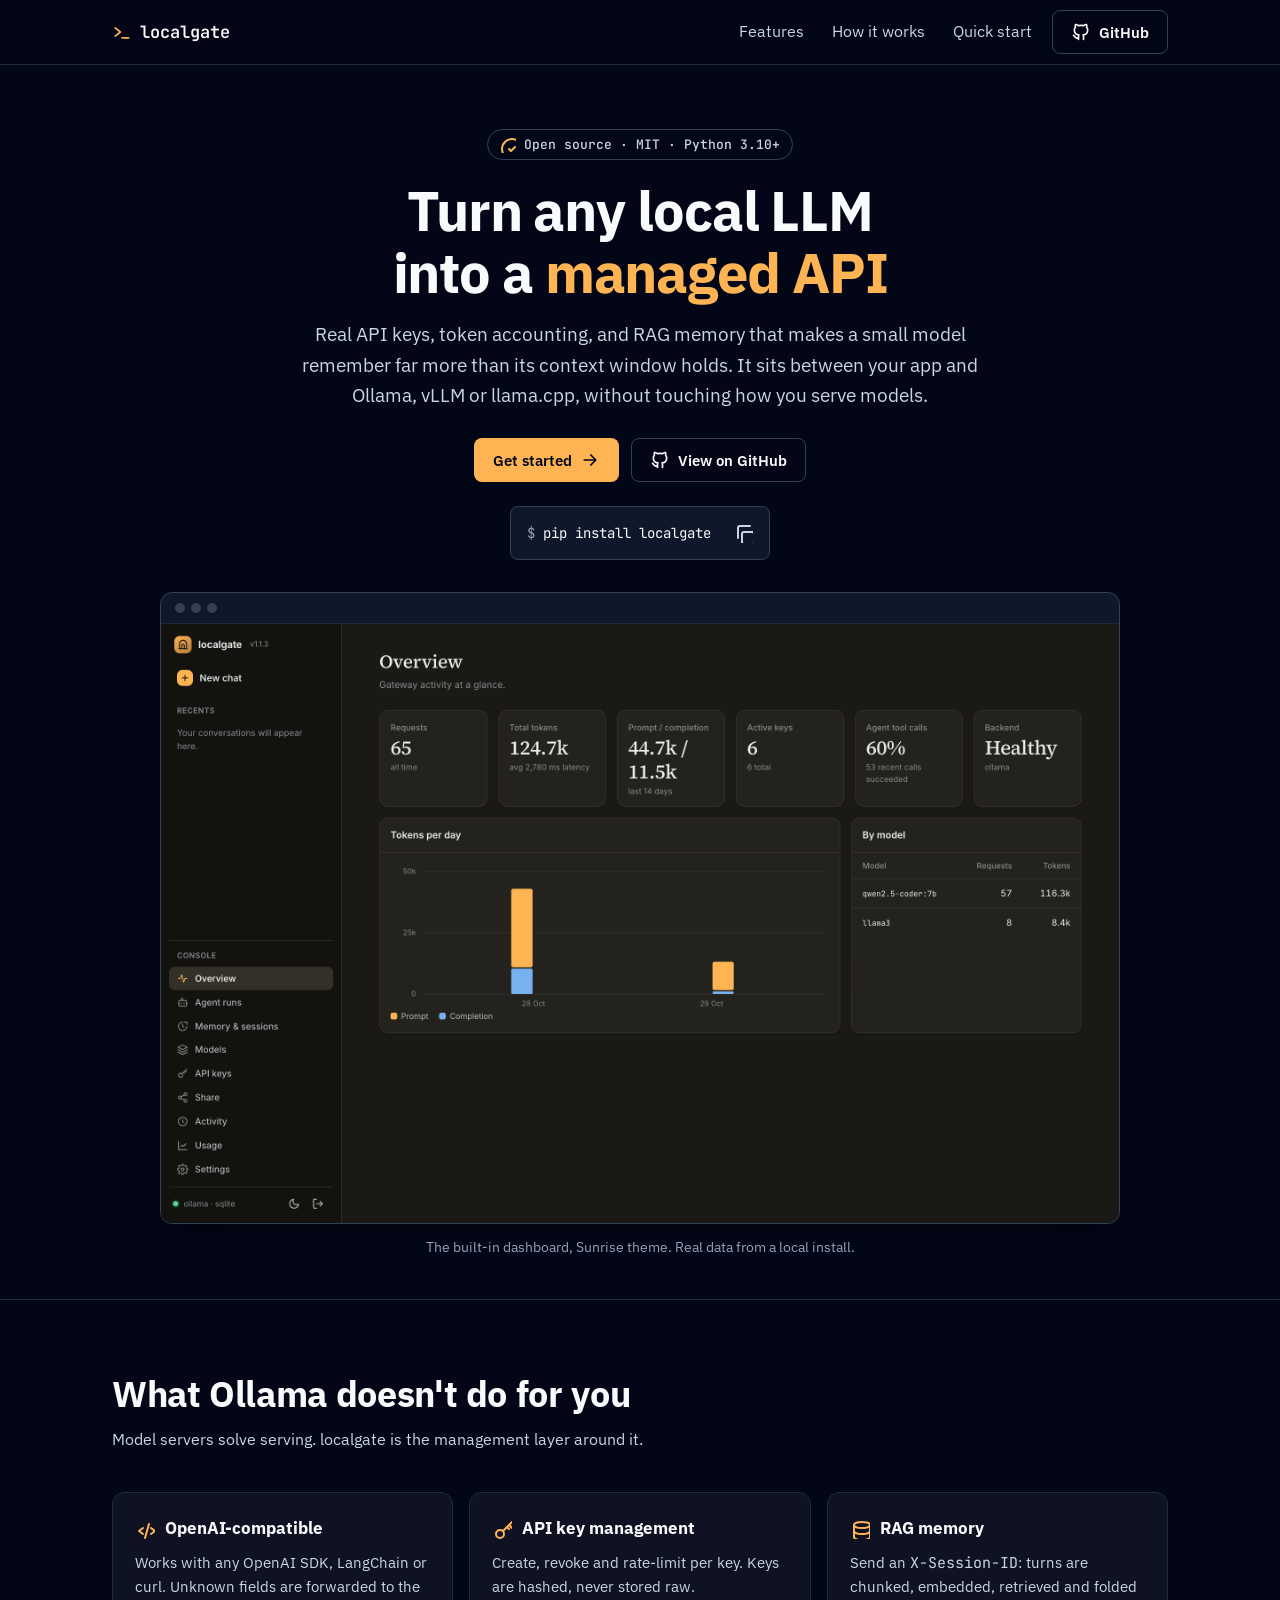
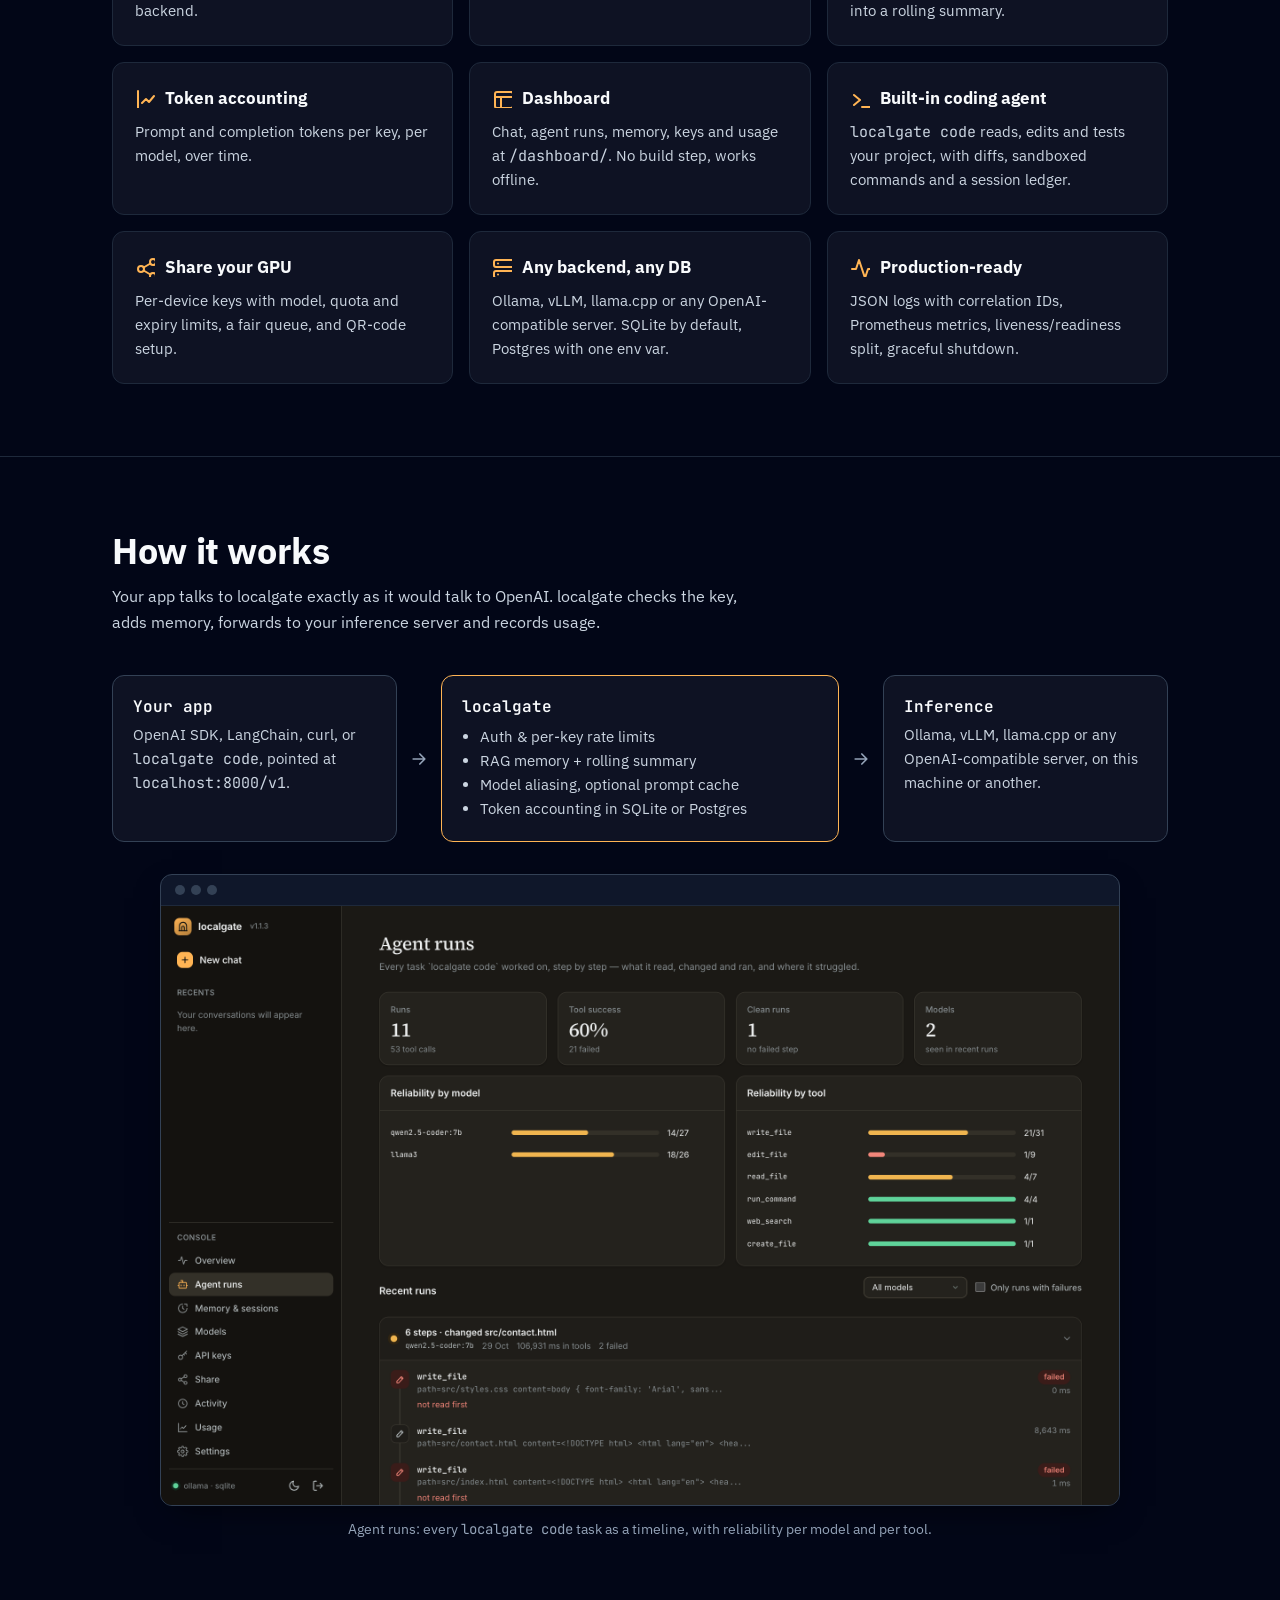
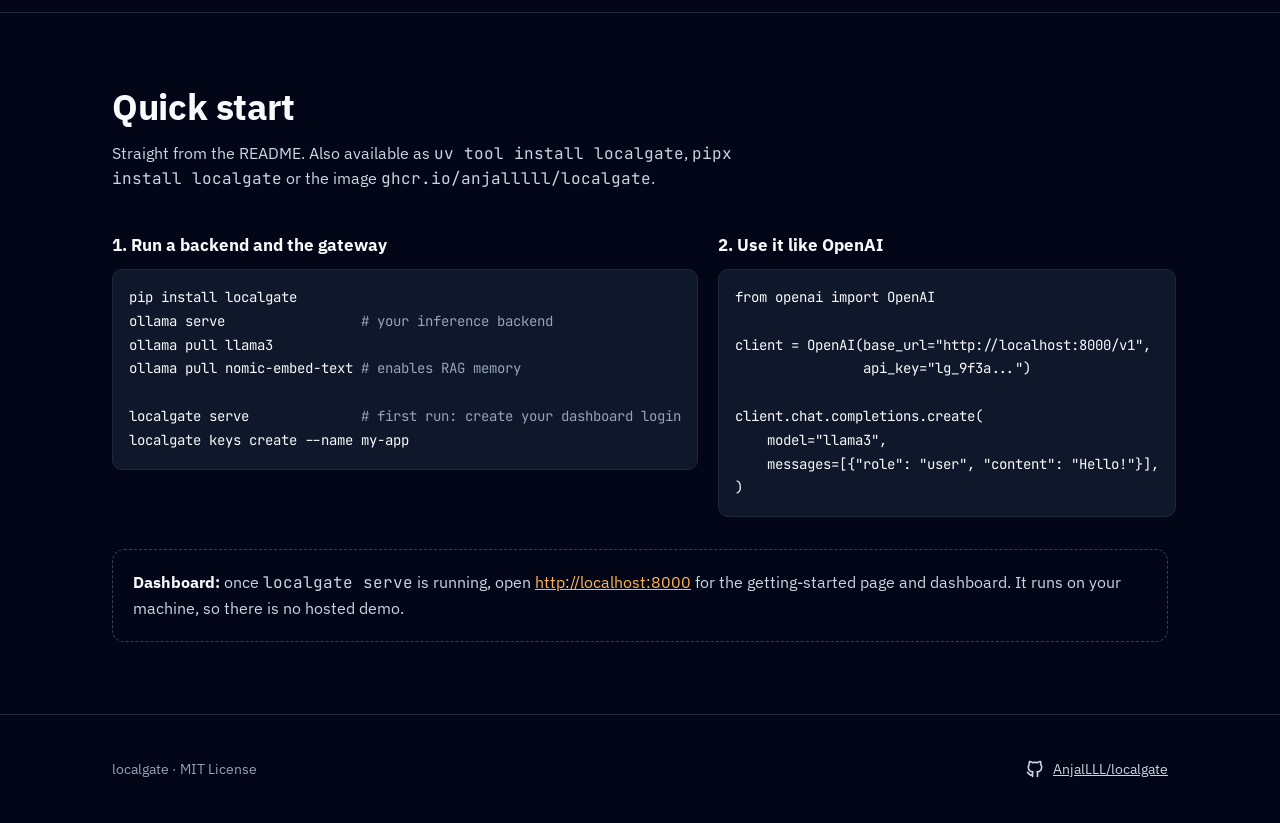
<file: landing/index.html>
<!DOCTYPE html>
<html lang="en">
<head>
<meta charset="utf-8">
<meta name="viewport" content="width=device-width, initial-scale=1">
<title>localgate — turn any local LLM into a managed API</title>
<meta name="description" content="Open-source, OpenAI-compatible gateway for local LLMs: API keys, token accounting, RAG memory past the context window, a dashboard and a built-in coding agent. MIT licensed.">
<link rel="canonical" href="https://localgate.ghimireanjal.com.np/">
<meta property="og:type" content="website">
<meta property="og:title" content="localgate — turn any local LLM into a managed API">
<meta property="og:description" content="API keys, token accounting and RAG memory for Ollama, vLLM, llama.cpp or any OpenAI-compatible server. Open source, MIT.">
<meta property="og:url" content="https://localgate.ghimireanjal.com.np/">
<meta property="og:image" content="https://localgate.ghimireanjal.com.np/img/overview.png">
<meta name="twitter:card" content="summary_large_image">
<meta name="theme-color" content="#020617">
<link rel="icon" href="data:image/svg+xml,%3Csvg xmlns='http://www.w3.org/2000/svg' viewBox='0 0 24 24' fill='none' stroke='%23FFB454' stroke-width='2.5' stroke-linecap='round' stroke-linejoin='round'%3E%3Cpath d='M4 17l6-5-6-5M12 19h8'/%3E%3C/svg%3E">
<link rel="preconnect" href="https://fonts.googleapis.com">
<link rel="preconnect" href="https://fonts.gstatic.com" crossorigin>
<link href="https://fonts.googleapis.com/css2?family=IBM+Plex+Sans:wght@400;500;600;700&family=JetBrains+Mono:wght@400;500&display=swap" rel="stylesheet">
<style>
:root{
  --bg:#020617; --surface:#0F172A; --card:#0E1223; --muted:#1E293B; --border:#334155;
  --fg:#F8FAFC; --fg-2:#CBD5E1; --fg-3:#94A3B8;
  --accent:#FFB454; --on-accent:#020617; --ring:#FFC477;
  --sans:"IBM Plex Sans",system-ui,sans-serif; --mono:"JetBrains Mono",ui-monospace,monospace;
  --max:1120px;
}
*{box-sizing:border-box}
html{scroll-behavior:smooth;scroll-padding-top:72px}
body{margin:0;background:var(--bg);color:var(--fg);font:16px/1.6 var(--sans);overflow-x:hidden}
img{max-width:100%;height:auto;display:block}
a{color:var(--accent)}
code,pre,.mono{font-family:var(--mono)}
:focus-visible{outline:2px solid var(--ring);outline-offset:3px;border-radius:6px}
.wrap{max-width:var(--max);margin:0 auto;padding:0 16px}
@media(min-width:768px){.wrap{padding:0 32px}}
.skip{position:absolute;left:-999px;top:8px;background:var(--accent);color:var(--on-accent);padding:10px 14px;z-index:99}
.skip:focus{left:8px}
.sprite{position:absolute}.sr-live{position:absolute;left:-9999px}.fig{margin:0}
svg.i{width:20px;height:20px;flex:none;stroke:currentColor;fill:none;stroke-width:2;stroke-linecap:round;stroke-linejoin:round}

/* nav */
header{position:sticky;top:0;z-index:10;background:rgba(2,6,23,.88);backdrop-filter:blur(8px);border-bottom:1px solid var(--muted)}
.nav{display:flex;align-items:center;gap:8px;height:64px}
.brand{display:flex;align-items:center;gap:8px;color:var(--fg);text-decoration:none;font:600 17px var(--mono);min-height:44px;margin-right:auto}
.brand svg{color:var(--accent)}
.nav .links{display:none;gap:4px}
@media(min-width:768px){.nav .links{display:flex}}
.nav .links a{color:var(--fg-2);text-decoration:none;padding:10px 12px;min-height:44px;display:inline-flex;align-items:center;transition:color .2s}
.nav .links a:hover{color:var(--fg)}

.btn{display:inline-flex;align-items:center;justify-content:center;gap:8px;min-height:44px;padding:10px 18px;border-radius:8px;font:600 15px var(--sans);text-decoration:none;cursor:pointer;border:1px solid transparent;transition:background .2s,border-color .2s}
.btn-primary{background:var(--accent);color:var(--on-accent)}
.btn-primary:hover{background:#FFC477}
.btn-ghost{border-color:var(--border);color:var(--fg)}
.btn-ghost:hover{border-color:var(--fg-3);background:var(--surface)}

/* hero */
.hero{padding:64px 0 40px;text-align:center}
.badge{display:inline-flex;align-items:center;gap:8px;padding:6px 12px;border:1px solid var(--border);border-radius:999px;color:var(--fg-2);font:500 13px var(--mono)}
.badge svg{color:var(--accent);width:16px;height:16px}
h1{font-size:clamp(32px,6vw,56px);line-height:1.1;letter-spacing:-.02em;margin:20px auto 16px;max-width:16ch}
h1 em{font-style:normal;color:var(--accent)}
.lead{color:var(--fg-2);font-size:clamp(17px,2.2vw,19px);max-width:62ch;margin:0 auto 28px}
.ctas{display:flex;flex-wrap:wrap;gap:12px;justify-content:center;margin-bottom:24px}
.copy{display:inline-flex;align-items:center;gap:10px;max-width:100%;background:var(--surface);border:1px solid var(--border);border-radius:8px;padding:4px 4px 4px 16px;font:14px var(--mono)}
.copy code{white-space:nowrap;overflow-x:auto;color:var(--fg)}
.copy code::before{content:"$ ";color:var(--fg-3)}
.copy button{min-width:44px;min-height:44px;background:none;border:0;color:var(--fg-2);border-radius:6px;cursor:pointer;display:grid;place-items:center}
.copy button:hover{background:var(--muted);color:var(--fg)}

/* shot */
.shot{margin:32px auto 0;max-width:960px;border:1px solid var(--border);border-radius:12px;overflow:hidden;background:var(--surface);box-shadow:0 12px 32px -12px rgba(0,0,0,.6)}
.shot .bar{display:flex;gap:6px;padding:10px 14px;border-bottom:1px solid var(--muted)}
.shot .bar span{width:10px;height:10px;border-radius:50%;background:var(--border)}
figcaption{color:var(--fg-3);font-size:14px;margin-top:12px;text-align:center}

/* sections */
section{padding:72px 0;border-top:1px solid var(--muted)}
h2{font-size:clamp(26px,4vw,36px);line-height:1.2;margin:0 0 12px;letter-spacing:-.01em}
.sub{color:var(--fg-2);max-width:64ch;margin:0 0 40px}
.grid{display:grid;gap:16px;grid-template-columns:1fr}
@media(min-width:768px){.grid{grid-template-columns:repeat(2,1fr)}}
@media(min-width:1024px){.grid{grid-template-columns:repeat(3,1fr)}}
.card{background:var(--card);border:1px solid var(--muted);border-radius:12px;padding:22px;transition:border-color .2s}
.card:hover{border-color:var(--border)}
.card h3{display:flex;align-items:center;gap:10px;font-size:17px;margin:0 0 8px}
.card h3 svg{color:var(--accent)}
.card p{margin:0;color:var(--fg-2);font-size:15px}

/* flow */
.flow{display:grid;gap:12px;grid-template-columns:1fr;align-items:stretch}
@media(min-width:1024px){.flow{grid-template-columns:1fr auto 1.4fr auto 1fr}}
.node{background:var(--card);border:1px solid var(--border);border-radius:12px;padding:20px}
.node.main{border-color:var(--accent)}
.node h3{margin:0 0 6px;font:600 16px var(--mono)}
.node ul{margin:8px 0 0;padding-left:18px;color:var(--fg-2);font-size:15px}
.node p{margin:0;color:var(--fg-2);font-size:15px}
.arrow{display:grid;place-items:center;color:var(--fg-3)}
.arrow svg{transform:rotate(90deg)}
@media(min-width:1024px){.arrow svg{transform:none}}

/* quick start */
.steps{display:grid;gap:20px;grid-template-columns:1fr}
@media(min-width:1024px){.steps{grid-template-columns:1fr 1fr}}
.step h3{font-size:17px;margin:0 0 10px}
pre{margin:0;background:var(--surface);border:1px solid var(--muted);border-radius:10px;padding:16px;overflow-x:auto;font-size:14px;line-height:1.7;color:var(--fg)}
pre .c{color:var(--fg-3)}
.live{margin-top:32px;padding:20px;border:1px dashed var(--border);border-radius:12px;color:var(--fg-2)}
.live strong{color:var(--fg)}

footer{border-top:1px solid var(--muted);padding:32px 0;color:var(--fg-3);font-size:14px}
footer .wrap{display:flex;flex-wrap:wrap;gap:16px;align-items:center;justify-content:space-between}
footer a{color:var(--fg-2);display:inline-flex;align-items:center;gap:8px;min-height:44px}

@media(prefers-reduced-motion:reduce){*{transition:none!important;scroll-behavior:auto!important}}
</style>
</head>
<body>
<a class="skip" href="#main">Skip to content</a>

<svg class="sprite" width="0" height="0" aria-hidden="true">
  <symbol id="gh" viewBox="0 0 24 24"><path d="M9 19c-4.3 1.4-4.3-2.5-6-3m12 5v-3.5c0-1 .1-1.4-.5-2 2.8-.3 5.5-1.4 5.5-6a4.6 4.6 0 0 0-1.3-3.2 4.2 4.2 0 0 0-.1-3.2s-1.1-.3-3.5 1.3a12.3 12.3 0 0 0-6.2 0C6.5 2.8 5.4 3.1 5.4 3.1a4.2 4.2 0 0 0-.1 3.2A4.6 4.6 0 0 0 4 9.5c0 4.6 2.7 5.7 5.5 6-.6.6-.6 1.2-.5 2V21"/></symbol>
  <symbol id="term" viewBox="0 0 24 24"><path d="M4 17l6-5-6-5M12 19h8"/></symbol>
  <symbol id="arrow" viewBox="0 0 24 24"><path d="M5 12h14M13 6l6 6-6 6"/></symbol>
</svg>

<header>
  <nav class="wrap nav" aria-label="Main">
    <a class="brand" href="#top"><svg class="i" aria-hidden="true"><use href="#term"/></svg>localgate</a>
    <div class="links">
      <a href="#features">Features</a>
      <a href="#how">How it works</a>
      <a href="#quickstart">Quick start</a>
    </div>
    <a class="btn btn-ghost js-repo" href="https://github.com/AnjalLLL/localgate"><svg class="i" aria-hidden="true"><use href="#gh"/></svg>GitHub</a>
  </nav>
</header>

<main id="main">
  <div class="wrap hero" id="top">
    <span class="badge"><svg class="i" aria-hidden="true"><path d="M12 2a10 10 0 1 0 0 20 10 10 0 0 0 0-20zM9 12l2 2 4-4"/></svg>Open source · MIT · Python 3.10+</span>
    <h1>Turn any local LLM into a <em>managed API</em></h1>
    <p class="lead">Real API keys, token accounting, and RAG memory that makes a small model remember far more than its context window holds. It sits between your app and Ollama, vLLM or llama.cpp, without touching how you serve models.</p>
    <div class="ctas">
      <a class="btn btn-primary" href="#quickstart">Get started<svg class="i" aria-hidden="true"><use href="#arrow"/></svg></a>
      <a class="btn btn-ghost js-repo" href="https://github.com/AnjalLLL/localgate"><svg class="i" aria-hidden="true"><use href="#gh"/></svg>View on GitHub</a>
    </div>
    <div class="copy">
      <code id="install">pip install localgate</code>
      <button type="button" data-copy="install" aria-label="Copy install command">
        <svg class="i" aria-hidden="true"><rect x="9" y="9" width="12" height="12" rx="2"/><path d="M5 15V5a2 2 0 0 1 2-2h10"/></svg>
      </button>
    </div>
    <span class="sr-live" aria-live="polite"></span>

    <figure class="fig">
      <div class="shot">
        <div class="bar" aria-hidden="true"><span></span><span></span><span></span></div>
        <img src="img/overview.png" width="2160" height="1350" alt="localgate dashboard Overview in the Sunrise theme: requests, total tokens, prompt and completion tokens, active keys, agent tool-call success, backend health, tokens per day and usage by model">
      </div>
      <figcaption>The built-in dashboard, Sunrise theme. Real data from a local install.</figcaption>
    </figure>
  </div>

  <section id="features">
    <div class="wrap">
      <h2>What Ollama doesn't do for you</h2>
      <p class="sub">Model servers solve serving. localgate is the management layer around it.</p>
      <div class="grid">
        <article class="card"><h3><svg class="i" aria-hidden="true"><path d="M8 9l-4 3 4 3M16 9l4 3-4 3M14 5l-4 14"/></svg>OpenAI-compatible</h3><p>Works with any OpenAI SDK, LangChain or curl. Unknown fields are forwarded to the backend.</p></article>
        <article class="card"><h3><svg class="i" aria-hidden="true"><circle cx="8" cy="15" r="4"/><path d="M11 12l9-9M17 6l3 3M15 8l2 2"/></svg>API key management</h3><p>Create, revoke and rate-limit per key. Keys are hashed, never stored raw.</p></article>
        <article class="card"><h3><svg class="i" aria-hidden="true"><path d="M12 3C7 3 4 4.5 4 6v12c0 1.5 3 3 8 3s8-1.5 8-3V6c0-1.5-3-3-8-3z"/><path d="M4 6c0 1.5 3 3 8 3s8-1.5 8-3M4 12c0 1.5 3 3 8 3s8-1.5 8-3"/></svg>RAG memory</h3><p>Send an <code>X-Session-ID</code>: turns are chunked, embedded, retrieved and folded into a rolling summary.</p></article>
        <article class="card"><h3><svg class="i" aria-hidden="true"><path d="M3 3v18h18M7 15l4-4 3 3 5-6"/></svg>Token accounting</h3><p>Prompt and completion tokens per key, per model, over time.</p></article>
        <article class="card"><h3><svg class="i" aria-hidden="true"><rect x="3" y="4" width="18" height="16" rx="2"/><path d="M3 9h18M9 20V9"/></svg>Dashboard</h3><p>Chat, agent runs, memory, keys and usage at <code>/dashboard/</code>. No build step, works offline.</p></article>
        <article class="card"><h3><svg class="i" aria-hidden="true"><path d="M4 17l6-5-6-5M12 19h8"/></svg>Built-in coding agent</h3><p><code>localgate code</code> reads, edits and tests your project, with diffs, sandboxed commands and a session ledger.</p></article>
        <article class="card"><h3><svg class="i" aria-hidden="true"><circle cx="18" cy="5" r="3"/><circle cx="6" cy="12" r="3"/><circle cx="18" cy="19" r="3"/><path d="M8.6 13.5l6.8 4M15.4 6.5l-6.8 4"/></svg>Share your GPU</h3><p>Per-device keys with model, quota and expiry limits, a fair queue, and QR-code setup.</p></article>
        <article class="card"><h3><svg class="i" aria-hidden="true"><rect x="2" y="3" width="20" height="7" rx="2"/><rect x="2" y="14" width="20" height="7" rx="2"/><path d="M6 6.5h.01M6 17.5h.01"/></svg>Any backend, any DB</h3><p>Ollama, vLLM, llama.cpp or any OpenAI-compatible server. SQLite by default, Postgres with one env var.</p></article>
        <article class="card"><h3><svg class="i" aria-hidden="true"><path d="M22 12h-4l-3 9L9 3l-3 9H2"/></svg>Production-ready</h3><p>JSON logs with correlation IDs, Prometheus metrics, liveness/readiness split, graceful shutdown.</p></article>
      </div>
    </div>
  </section>

  <section id="how">
    <div class="wrap">
      <h2>How it works</h2>
      <p class="sub">Your app talks to localgate exactly as it would talk to OpenAI. localgate checks the key, adds memory, forwards to your inference server and records usage.</p>
      <div class="flow">
        <div class="node"><h3>Your app</h3><p>OpenAI SDK, LangChain, curl, or <code>localgate code</code>, pointed at <code>localhost:8000/v1</code>.</p></div>
        <div class="arrow" aria-hidden="true"><svg class="i"><use href="#arrow"/></svg></div>
        <div class="node main"><h3>localgate</h3>
          <ul><li>Auth &amp; per-key rate limits</li><li>RAG memory + rolling summary</li><li>Model aliasing, optional prompt cache</li><li>Token accounting in SQLite or Postgres</li></ul></div>
        <div class="arrow" aria-hidden="true"><svg class="i"><use href="#arrow"/></svg></div>
        <div class="node"><h3>Inference</h3><p>Ollama, vLLM, llama.cpp or any OpenAI-compatible server, on this machine or another.</p></div>
      </div>
      <figure class="fig">
        <div class="shot">
          <div class="bar" aria-hidden="true"><span></span><span></span><span></span></div>
          <img src="img/agent-runs.png" width="2160" height="1350" loading="lazy" alt="Agent runs page in the Sunrise theme: run count, tool success rate, reliability by model and by tool, and a recent run's tool calls step by step">
        </div>
        <figcaption>Agent runs: every <code>localgate code</code> task as a timeline, with reliability per model and per tool.</figcaption>
      </figure>
    </div>
  </section>

  <section id="quickstart">
    <div class="wrap">
      <h2>Quick start</h2>
      <p class="sub">Straight from the README. Also available as <code>uv tool install localgate</code>, <code>pipx install localgate</code> or the image <code>ghcr.io/anjalllll/localgate</code>.</p>
      <div class="steps">
        <div class="step"><h3>1. Run a backend and the gateway</h3>
<pre><code>pip install localgate
ollama serve                 <span class="c"># your inference backend</span>
ollama pull llama3
ollama pull nomic-embed-text <span class="c"># enables RAG memory</span>

localgate serve              <span class="c"># first run: create your dashboard login</span>
localgate keys create --name my-app</code></pre></div>
        <div class="step"><h3>2. Use it like OpenAI</h3>
<pre><code>from openai import OpenAI

client = OpenAI(base_url="http://localhost:8000/v1",
                api_key="lg_9f3a...")

client.chat.completions.create(
    model="llama3",
    messages=[{"role": "user", "content": "Hello!"}],
)</code></pre></div>
      </div>
      <div class="live" id="live" role="status">
        <strong>Dashboard:</strong> once <code>localgate serve</code> is running, open <a href="http://localhost:8000">http://localhost:8000</a> for the getting-started page and dashboard. It runs on your machine, so there is no hosted demo.
      </div>
    </div>
  </section>
</main>

<footer>
  <div class="wrap">
    <span>localgate · MIT License</span>
    <a class="js-repo" href="https://github.com/AnjalLLL/localgate"><svg class="i" aria-hidden="true"><use href="#gh"/></svg>AnjalLLL/localgate</a>
  </div>
</footer>

<script src="config.js"></script>
<script>
(function () {
  var cfg = window.LOCALGATE_CONFIG || {};
  if (cfg.repoUrl) document.querySelectorAll(".js-repo").forEach(function (a) { a.href = cfg.repoUrl; });

  var live = document.querySelector(".sr-live");
  document.querySelectorAll("[data-copy]").forEach(function (b) {
    b.addEventListener("click", function () {
      var text = document.getElementById(b.dataset.copy).textContent;
      navigator.clipboard.writeText(text).then(function () { live.textContent = "Copied"; },
        function () { live.textContent = "Copy failed, select the command manually"; });
    });
  });

  // Live check only makes sense when this page is opened on the same machine as the gateway.
  if (!/^(localhost|127\.0\.0\.1|\[::1\])$/.test(location.hostname) || !cfg.backendUrl) return;
  var box = document.getElementById("live"), base = cfg.backendUrl.replace(/\/$/, "");
  fetch(base + "/health/live").then(function (r) { return r.json(); }).then(function (d) {
    box.innerHTML = "<strong>Gateway detected</strong> (v" + String(d.version).replace(/[^\w.+-]/g, "") +
      ") at <a></a>. Open it for the dashboard.";
    var a = box.querySelector("a"); a.href = base + "/"; a.textContent = base;
  }).catch(function () {
    box.innerHTML = "<strong>No gateway at <code></code>.</strong> Run <code>localgate serve</code> using the steps above.";
    box.querySelector("code").textContent = base;
  });
})();
</script>
</body>
</html>
</file>
